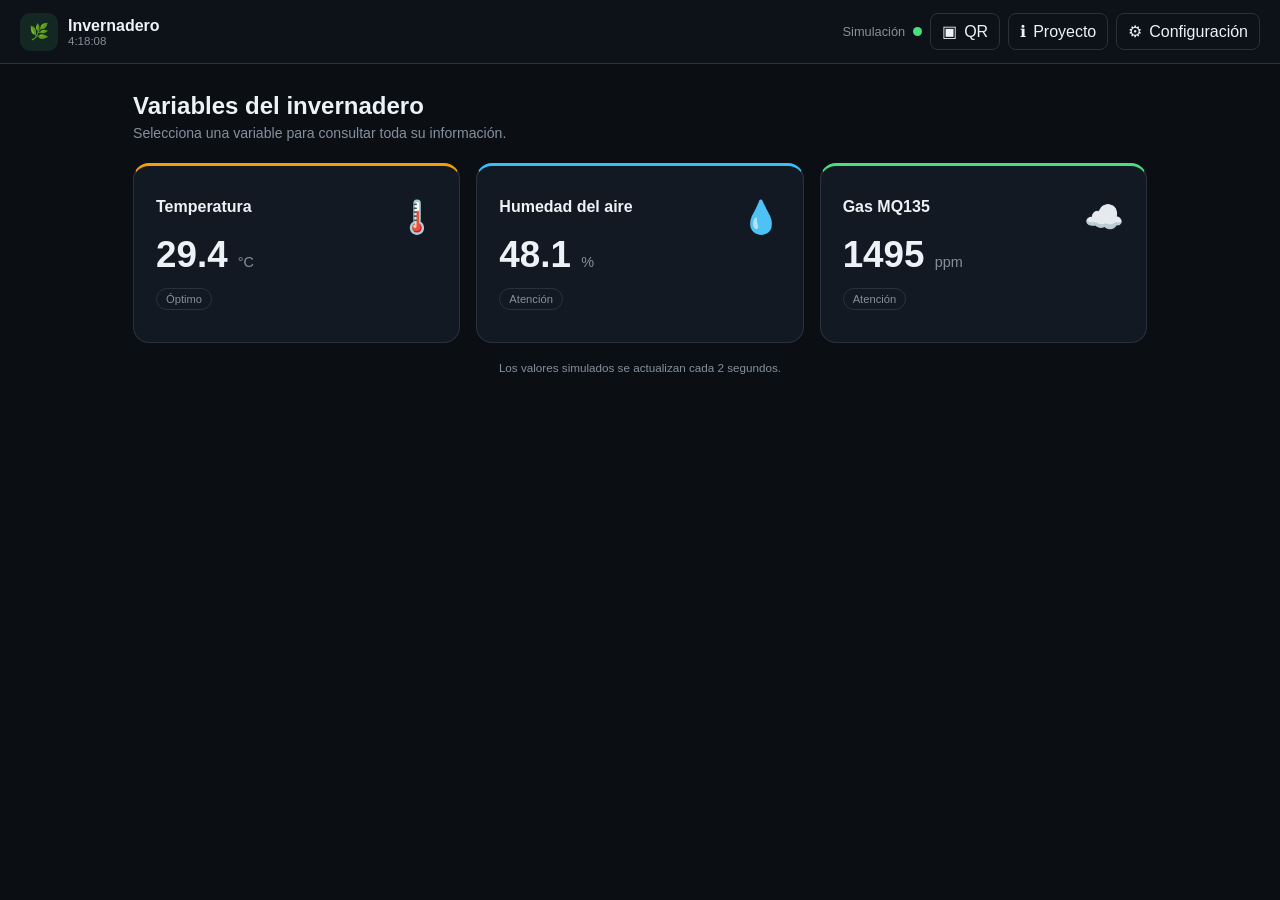
<file: index.html>
<!DOCTYPE html>
<html lang="es">
<head>
<meta charset="UTF-8">
<meta name="viewport" content="width=device-width,initial-scale=1">
<title>Invernadero · Monitor</title>
<style>
:root{--bg:#0b0f14;--panel:#131922;--panel2:#19212c;--line:#29313b;--text:#edf2f7;--muted:#85909d;--green:#4ade80;--blue:#38bdf8;--amber:#f59e0b;--red:#f87171}
*{box-sizing:border-box;margin:0;padding:0}
body{min-height:100vh;background:var(--bg);color:var(--text);font-family:"Segoe UI",Arial,sans-serif}
button{font:inherit;cursor:pointer}
.hidden{display:none!important}
header{height:64px;border-bottom:1px solid var(--line);display:flex;align-items:center;justify-content:space-between;padding:0 20px;background:#0d1218}
.brand{display:flex;align-items:center;gap:10px}.brand-icon{width:38px;height:38px;border-radius:10px;background:rgba(74,222,128,.1);display:grid;place-items:center}
.brand h1{font-size:1rem}.brand p{font-size:.72rem;color:var(--muted)}
.status{display:flex;align-items:center;gap:8px;font-size:.8rem;color:var(--muted)}.dot{width:9px;height:9px;border-radius:50%;background:var(--green)}
main{max-width:1050px;margin:auto;padding:28px 18px}
.hero{margin-bottom:22px}.hero h2{font-size:1.5rem;margin-bottom:5px}.hero p{color:var(--muted);font-size:.88rem}
.menu-grid{display:grid;grid-template-columns:repeat(3,1fr);gap:16px}
.variable-btn{border:1px solid var(--line);border-radius:16px;background:var(--panel);color:var(--text);padding:22px;text-align:left;transition:.18s ease;min-height:180px}
.variable-btn:hover{transform:translateY(-3px);border-color:#46515e;background:var(--panel2)}
.variable-btn .top{display:flex;justify-content:space-between;align-items:flex-start;gap:10px}.variable-btn .icon{font-size:2rem}
.variable-btn .name{font-size:1rem;font-weight:700}.variable-btn .reading{font-size:2.3rem;font-weight:700;margin-top:18px;font-variant-numeric:tabular-nums}.variable-btn small{font-size:.9rem;color:var(--muted);font-weight:400}
.variable-btn .state{display:inline-block;margin-top:12px;font-size:.7rem;padding:4px 9px;border:1px solid var(--line);border-radius:99px;color:var(--muted)}
.variable-btn.temp{border-top:3px solid var(--amber)}.variable-btn.hum{border-top:3px solid var(--blue)}.variable-btn.gas{border-top:3px solid var(--green)}
.detail{max-width:760px;margin:auto}.back{border:1px solid var(--line);background:transparent;color:var(--text);border-radius:8px;padding:9px 13px;margin-bottom:16px}
.detail-card{border:1px solid var(--line);border-radius:16px;background:var(--panel);padding:24px}.detail-head{display:flex;justify-content:space-between;align-items:center;gap:12px;border-bottom:1px solid var(--line);padding-bottom:16px;margin-bottom:20px}
.detail-head h2{font-size:1.35rem}.detail-head p{font-size:.78rem;color:var(--muted);margin-top:3px}.detail-icon{font-size:2.3rem}
.current{margin-bottom:22px}.current-label{font-size:.75rem;color:var(--muted);text-transform:uppercase;letter-spacing:.08em}.current-value{font-size:3.5rem;font-weight:800;line-height:1.1;margin:7px 0}.current-value small{font-size:1.1rem;color:var(--muted);font-weight:400}.badge{display:inline-block;padding:5px 10px;border-radius:99px;font-size:.75rem;border:1px solid var(--line)}
.badge.ok{color:var(--green);border-color:rgba(74,222,128,.45)}.badge.warn{color:var(--amber);border-color:rgba(245,158,11,.45)}.badge.bad{color:var(--red);border-color:rgba(248,113,113,.45)}
.info-grid{display:grid;grid-template-columns:repeat(2,1fr);gap:12px}.info{background:var(--panel2);border:1px solid var(--line);border-radius:10px;padding:14px}.info span{display:block;font-size:.72rem;color:var(--muted);margin-bottom:5px}.info strong{font-size:1rem}
.footer-note{text-align:center;color:var(--muted);font-size:.73rem;margin-top:18px}
@media(max-width:760px){.menu-grid{grid-template-columns:1fr}.variable-btn{min-height:auto}.info-grid{grid-template-columns:1fr}.current-value{font-size:2.8rem}}

.settings-btn{border:1px solid var(--line);background:transparent;color:var(--text);border-radius:8px;padding:8px 11px;display:flex;align-items:center;gap:7px}
.settings-btn:hover{background:var(--panel2)}
.settings-panel{max-width:620px;margin:auto}
.settings-card{border:1px solid var(--line);border-radius:16px;background:var(--panel);padding:24px}
.settings-head{display:flex;justify-content:space-between;align-items:flex-start;gap:12px;border-bottom:1px solid var(--line);padding-bottom:16px;margin-bottom:20px}
.settings-head h2{font-size:1.35rem}.settings-head p{font-size:.8rem;color:var(--muted);margin-top:4px}
.form-group{margin-bottom:16px}.form-group label{display:block;font-size:.78rem;color:var(--muted);margin-bottom:7px}
.form-group input{width:100%;background:var(--bg);border:1px solid var(--line);border-radius:9px;color:var(--text);padding:12px;font:inherit}
.form-group input:focus{outline:none;border-color:var(--green)}
.pass-row{display:grid;grid-template-columns:1fr auto;gap:8px}
.pass-toggle{border:1px solid var(--line);background:var(--panel2);color:var(--text);border-radius:9px;padding:0 13px}
.save-btn{width:100%;border:0;border-radius:9px;background:var(--green);color:#07130a;font-weight:700;padding:12px;margin-top:4px}
.current-wifi{margin-top:18px;background:var(--panel2);border:1px solid var(--line);border-radius:10px;padding:14px}
.current-wifi span{display:block;color:var(--muted);font-size:.72rem;margin-bottom:5px}.current-wifi strong{font-size:.95rem}
.success{color:var(--green);font-size:.78rem;margin-top:10px;min-height:1.2em}


.project-btn{border:1px solid var(--line);background:transparent;color:var(--text);border-radius:8px;padding:8px 11px;display:flex;align-items:center;gap:7px}
.project-btn:hover{background:var(--panel2)}
.project-panel{max-width:760px;margin:auto}
.project-card{border:1px solid var(--line);border-radius:16px;background:var(--panel);padding:24px}
.project-head{display:flex;justify-content:space-between;align-items:flex-start;gap:12px;border-bottom:1px solid var(--line);padding-bottom:16px;margin-bottom:20px}
.project-head h2{font-size:1.35rem}.project-head p{font-size:.8rem;color:var(--muted);margin-top:4px}
.project-icon{font-size:2.2rem}
.project-intro{background:var(--panel2);border:1px solid var(--line);border-radius:10px;padding:15px;margin-bottom:16px;color:var(--text);font-size:.88rem;line-height:1.55}
.project-grid{display:grid;grid-template-columns:repeat(2,1fr);gap:12px}
.project-info{background:var(--panel2);border:1px solid var(--line);border-radius:10px;padding:14px}
.project-info span{display:block;font-size:.72rem;color:var(--muted);margin-bottom:5px}
.project-info strong{font-size:.95rem}
.project-status{display:inline-flex;align-items:center;gap:7px;color:var(--green)}
.project-status i{width:8px;height:8px;border-radius:50%;background:var(--green)}
@media(max-width:760px){.project-grid{grid-template-columns:1fr}.project-btn span,.settings-btn span{display:none}}


.qr-back{position:fixed;inset:0;z-index:80;background:rgba(0,0,0,.72);display:flex;align-items:center;justify-content:center;padding:18px;backdrop-filter:blur(4px)}
.qr-modal{width:100%;max-width:390px;background:var(--panel);border:1px solid var(--line);border-radius:16px;padding:22px}
.qr-modal h3{font-size:1.2rem;margin-bottom:5px}.qr-modal p{color:var(--muted);font-size:.8rem;margin-bottom:14px}
.qr-box{width:244px;min-height:244px;margin:0 auto 12px;background:#fff;border-radius:12px;padding:12px;display:flex;align-items:center;justify-content:center}
.qr-box img{display:block;width:220px;height:220px}
.qr-url{font-size:.74rem;color:var(--blue);word-break:break-all;text-align:center;margin-bottom:12px}
.qr-error{color:#222;text-align:center;font-size:.8rem;line-height:1.45}
.qr-close{width:100%;border:0;border-radius:9px;background:var(--green);color:#07130a;font-weight:700;padding:12px}

</style>
</head>
<body>
<header>
<div class="brand"><div class="brand-icon">🌿</div><div><h1>Invernadero</h1><p id="clock">--:--:--</p></div></div>
<div style="display:flex;align-items:center;gap:8px">
<div class="status"><span>Simulación</span><i class="dot"></i></div>
<button id="qrBtn" class="project-btn" type="button">▣ <span>QR</span></button>
<button id="projectBtn" class="project-btn" type="button">ℹ <span>Proyecto</span></button>
<button id="settingsBtn" class="settings-btn" type="button">⚙ <span>Configuración</span></button>
</div>
</header>
<main>
<section id="menuView">
<div class="hero"><h2>Variables del invernadero</h2><p>Selecciona una variable para consultar toda su información.</p></div>
<div class="menu-grid">
<button class="variable-btn temp" data-key="t" type="button">
<div class="top"><div><div class="name">Temperatura</div><div class="reading"><span id="menuT">--.-</span> <small>°C</small></div></div><div class="icon">🌡️</div></div>
<span id="stateT" class="state">Sin datos</span>
</button>
<button class="variable-btn hum" data-key="h" type="button">
<div class="top"><div><div class="name">Humedad del aire</div><div class="reading"><span id="menuH">--.-</span> <small>%</small></div></div><div class="icon">💧</div></div>
<span id="stateH" class="state">Sin datos</span>
</button>
<button class="variable-btn gas" data-key="g" type="button">
<div class="top"><div><div class="name">Gas MQ135</div><div class="reading"><span id="menuG">---</span> <small>ppm</small></div></div><div class="icon">☁️</div></div>
<span id="stateG" class="state">Sin datos</span>
</button>
</div>
<div class="footer-note">Los valores simulados se actualizan cada 2 segundos.</div>
</section>

<section id="detailView" class="detail hidden">
<button id="backBtn" class="back" type="button">← Volver al menú</button>
<div class="detail-card">
<div class="detail-head"><div><h2 id="detailName">Variable</h2><p id="detailDesc">Información de la variable</p></div><div id="detailIcon" class="detail-icon">•</div></div>
<div class="current">
<div class="current-label">Valor actual</div>
<div class="current-value"><span id="detailValue">--</span> <small id="detailUnit"></small></div>
<span id="detailState" class="badge">Sin datos</span>
</div>
<div class="info-grid">
<div class="info"><span>Mínimo registrado</span><strong id="detailMin">--</strong></div>
<div class="info"><span>Máximo registrado</span><strong id="detailMax">--</strong></div>
<div class="info"><span>Rango óptimo</span><strong id="detailOptimal">--</strong></div>
<div class="info"><span>Rango de atención</span><strong id="detailWarn">--</strong></div>
<div class="info"><span>Unidad</span><strong id="detailUnitInfo">--</strong></div>
<div class="info"><span>ID del sensor</span><strong id="detailId">--</strong></div>
<div class="info"><span>Última actualización</span><strong id="detailTime">--:--:--</strong></div>
<div class="info"><span>Estado del sistema</span><strong>Activo</strong></div>
</div>
</div>
</section>


<section id="projectView" class="project-panel hidden">
<button id="projectBackBtn" class="back" type="button">← Volver al menú</button>
<div class="project-card">
<div class="project-head">
<div><h2>Información del proyecto</h2><p>Resumen general del sistema de monitoreo del invernadero.</p></div>
<div class="project-icon">🌿</div>
</div>
<div class="project-intro">
Este proyecto tiene como objetivo supervisar variables ambientales importantes dentro de un invernadero mediante sensores conectados a un ESP32. El sistema permite consultar la información desde una interfaz web sencilla y accesible desde dispositivos conectados a la misma red.
</div>
<div class="project-grid">
<div class="project-info"><span>Nombre del proyecto</span><strong>Sistema de Monitoreo de Invernadero</strong></div>
<div class="project-info"><span>Plataforma principal</span><strong>ESP32</strong></div>
<div class="project-info"><span>Variables monitoreadas</span><strong>Temperatura, Humedad y Gas</strong></div>
<div class="project-info"><span>Sensores</span><strong>DHT22 y MQ135</strong></div>
<div class="project-info"><span>Interfaz</span><strong>Servidor web local</strong></div>
<div class="project-info"><span>Actualización</span><strong>Cada 2 segundos</strong></div>
<div class="project-info"><span>Objetivo</span><strong>Monitoreo ambiental en tiempo real</strong></div>
<div class="project-info"><span>Estado del proyecto</span><strong class="project-status"><i></i>En desarrollo</strong></div>
</div>
</div>
</section>

<section id="settingsView" class="settings-panel hidden">
<button id="settingsBackBtn" class="back" type="button">← Volver al menú</button>
<div class="settings-card">
<div class="settings-head">
<div><h2>Configuración de Wi‑Fi</h2><p>Define la red a la que se conectará el sistema.</p></div>
<div style="font-size:2rem">⚙️</div>
</div>
<div class="form-group">
<label for="wifiSsid">Nombre de la red Wi‑Fi (SSID)</label>
<input id="wifiSsid" type="text" placeholder="Ejemplo: MiCasa_WiFi" autocomplete="off">
</div>
<div class="form-group">
<label for="wifiPass">Contraseña del Wi‑Fi</label>
<div class="pass-row">
<input id="wifiPass" type="password" placeholder="Ingresa la contraseña" autocomplete="new-password">
<button id="togglePass" class="pass-toggle" type="button">Mostrar</button>
</div>
</div>
<button id="saveWifiBtn" class="save-btn" type="button">Guardar configuración</button>
<div id="wifiMsg" class="success"></div>
<div class="current-wifi">
<span>Red configurada actualmente</span>
<strong id="currentSsid">Sin configurar</strong>
</div>
</div>
</section>

</main>

<div id="qrModal" class="qr-back hidden">
<div class="qr-modal">
<h3>Código QR de acceso</h3>
<p>Escanea este código desde otro dispositivo para abrir esta página.</p>
<div id="qrBox" class="qr-box"></div>
<div id="qrUrl" class="qr-url"></div>
<button id="qrCloseBtn" class="qr-close" type="button">Cerrar</button>
</div>
</div>

<script>
(function(){
"use strict";
var CFG={
t:{name:"Temperatura",desc:"Temperatura ambiente del invernadero",unit:"°C",dec:1,id:"5",icon:"🌡️",ok:[18,30],warn:[10,35]},
h:{name:"Humedad del aire",desc:"Humedad relativa del aire",unit:"%",dec:1,id:"4",icon:"💧",ok:[50,80],warn:[35,90]},
g:{name:"Gas MQ135",desc:"Nivel estimado detectado por el sensor MQ135",unit:"ppm",dec:0,id:"9",icon:"☁️",ok:[0,800],warn:[0,1500]}
};
var values={t:null,h:null,g:null};
var stats={t:{},h:{},g:{}};
var active=null;
function $(id){return document.getElementById(id)}
function stateFor(k,v){
var c=CFG[k];
if(v>=c.ok[0]&&v<=c.ok[1])return["ok","Óptimo"];
if(v>=c.warn[0]&&v<=c.warn[1])return["warn","Atención"];
return["bad","Fuera de rango"];
}
function updateVariable(k,v){
var c=CFG[k],s=stats[k],st=stateFor(k,v);
values[k]=v;
s.min=s.min===undefined?v:Math.min(s.min,v);
s.max=s.max===undefined?v:Math.max(s.max,v);
var menuId=k==="t"?"menuT":k==="h"?"menuH":"menuG";
var stateId=k==="t"?"stateT":k==="h"?"stateH":"stateG";
$(menuId).textContent=v.toFixed(c.dec);
$(stateId).textContent=st[1];
$(stateId).className="state "+st[0];
if(active===k)renderDetail(k);
}
function renderDetail(k){
var c=CFG[k],v=values[k],s=stats[k];
if(v===null)return;
var st=stateFor(k,v);
$("detailName").textContent=c.name;
$("detailDesc").textContent=c.desc;
$("detailIcon").textContent=c.icon;
$("detailValue").textContent=v.toFixed(c.dec);
$("detailUnit").textContent=c.unit;
$("detailUnitInfo").textContent=c.unit;
$("detailState").textContent=st[1];
$("detailState").className="badge "+st[0];
$("detailMin").textContent=s.min.toFixed(c.dec)+" "+c.unit;
$("detailMax").textContent=s.max.toFixed(c.dec)+" "+c.unit;
$("detailOptimal").textContent=c.ok[0]+" – "+c.ok[1]+" "+c.unit;
$("detailWarn").textContent=c.warn[0]+" – "+c.warn[1]+" "+c.unit;
$("detailId").textContent=c.id;
$("detailTime").textContent=new Date().toLocaleTimeString("es",{hour12:false});
}
function openDetail(k){
active=k;
$("menuView").classList.add("hidden");
$("detailView").classList.remove("hidden");
renderDetail(k);
}
function backMenu(){
active=null;
$("detailView").classList.add("hidden");
$("menuView").classList.remove("hidden");
}
document.querySelectorAll(".variable-btn").forEach(function(btn){
btn.addEventListener("click",function(){openDetail(btn.getAttribute("data-key"))});
});
$("backBtn").addEventListener("click",backMenu);
function simulate(){
updateVariable("t",20+Math.random()*14);
updateVariable("h",45+Math.random()*43);
updateVariable("g",300+Math.random()*1400);
}
function clock(){$("clock").textContent=new Date().toLocaleTimeString("es",{hour12:false})}
clock();simulate();setInterval(clock,1000);setInterval(simulate,2000);


function openProject(){
  $("menuView").classList.add("hidden");
  $("detailView").classList.add("hidden");
  $("settingsView").classList.add("hidden");
  $("projectView").classList.remove("hidden");
}
function closeProject(){
  $("projectView").classList.add("hidden");
  $("menuView").classList.remove("hidden");
}
$("projectBtn").addEventListener("click",openProject);
$("projectBackBtn").addEventListener("click",closeProject);

var WIFI_KEY="greenhouse_wifi_config";
function loadWifiConfig(){
  var cfg={ssid:"",pass:""};
  try{
    var saved=JSON.parse(localStorage.getItem(WIFI_KEY)||"{}");
    if(typeof saved.ssid==="string")cfg.ssid=saved.ssid;
    if(typeof saved.pass==="string")cfg.pass=saved.pass;
  }catch(e){}
  $("wifiSsid").value=cfg.ssid;
  $("wifiPass").value=cfg.pass;
  $("currentSsid").textContent=cfg.ssid||"Sin configurar";
}
function openSettings(){
  $("menuView").classList.add("hidden");
  $("detailView").classList.add("hidden");
  $("settingsView").classList.remove("hidden");
  loadWifiConfig();
}
function closeSettings(){
  $("settingsView").classList.add("hidden");
  $("menuView").classList.remove("hidden");
  $("wifiMsg").textContent="";
}
$("settingsBtn").addEventListener("click",openSettings);
$("settingsBackBtn").addEventListener("click",closeSettings);
$("togglePass").addEventListener("click",function(){
  var input=$("wifiPass");
  var show=input.type==="password";
  input.type=show?"text":"password";
  $("togglePass").textContent=show?"Ocultar":"Mostrar";
});
$("saveWifiBtn").addEventListener("click",function(){
  var ssid=$("wifiSsid").value.trim();
  var pass=$("wifiPass").value;
  if(!ssid){
    $("wifiMsg").style.color="var(--red)";
    $("wifiMsg").textContent="Debes ingresar el nombre de la red.";
    return;
  }
  try{
    localStorage.setItem(WIFI_KEY,JSON.stringify({ssid:ssid,pass:pass}));
    $("currentSsid").textContent=ssid;
    $("wifiMsg").style.color="var(--green)";
    $("wifiMsg").textContent="Configuración guardada correctamente.";
  }catch(e){
    $("wifiMsg").style.color="var(--red)";
    $("wifiMsg").textContent="No se pudo guardar la configuración.";
  }
});


function getPageUrl(){
  if(location.protocol==="http:"||location.protocol==="https:"){
    return location.origin+location.pathname;
  }
  return location.href;
}
function openQR(){
  var url=getPageUrl();
  $("qrUrl").textContent=url;
  $("qrBox").innerHTML="";
  var img=new Image();
  img.alt="Código QR de acceso";
  img.onload=function(){
    $("qrBox").innerHTML="";
    $("qrBox").appendChild(img);
  };
  img.onerror=function(){
    $("qrBox").innerHTML='<div class="qr-error">No se pudo generar el código QR.<br><br>Comprueba tu conexión a Internet.<br><br>'+url+'</div>';
  };
  img.src="https://api.qrserver.com/v1/create-qr-code/?size=220x220&margin=0&data="+encodeURIComponent(url);
  $("qrModal").classList.remove("hidden");
}
function closeQR(){
  $("qrModal").classList.add("hidden");
}
if($("qrBtn")) $("qrBtn").addEventListener("click",openQR);
if($("qrCloseBtn")) $("qrCloseBtn").addEventListener("click",closeQR);
$("qrModal").addEventListener("click",function(e){
  if(e.target===$("qrModal"))closeQR();
});
document.addEventListener("keydown",function(e){
  if(e.key==="Escape"&&!$("qrModal").classList.contains("hidden"))closeQR();
});

})();
</script>
</body>
</html>
</file>
